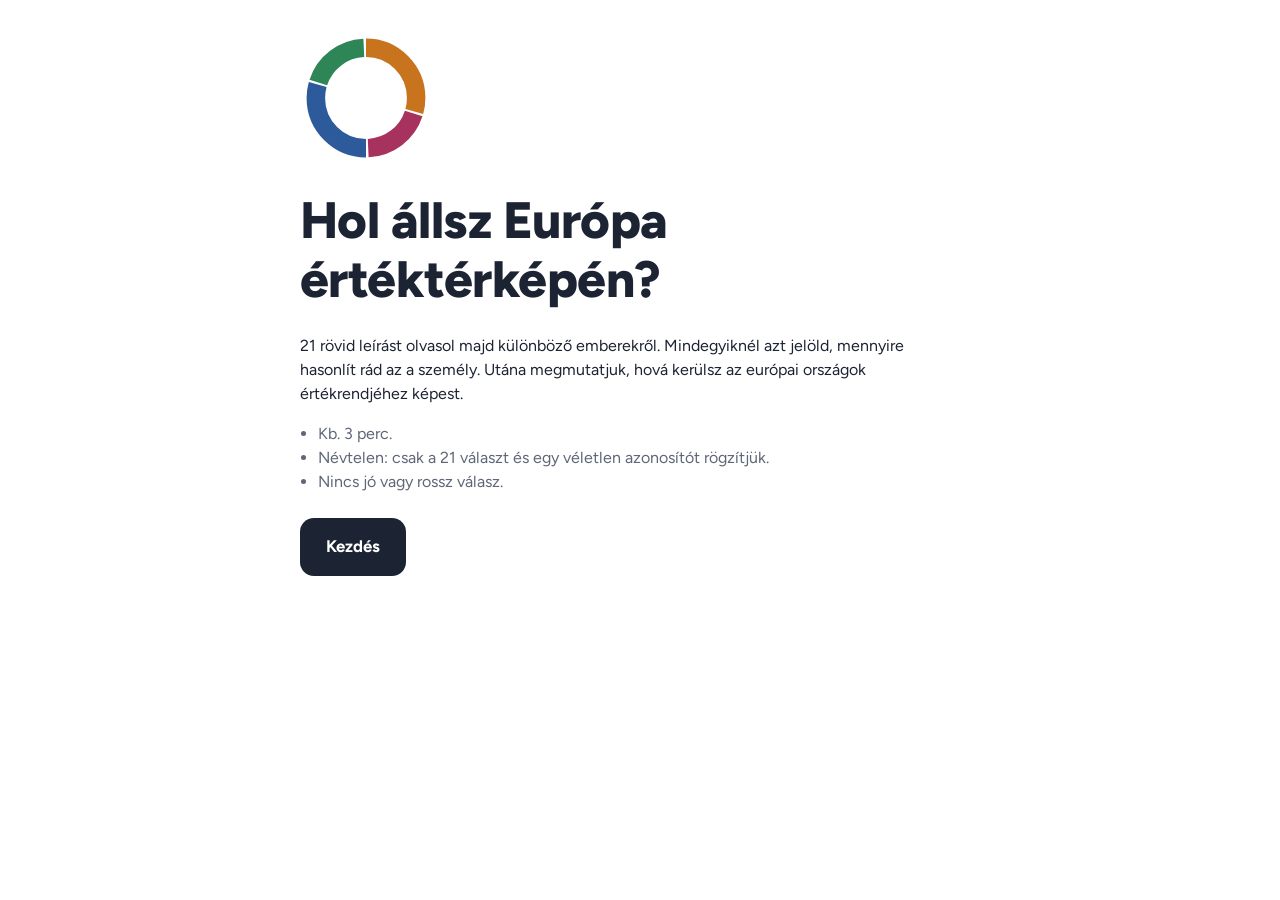
<file: index.html>
<!doctype html>
<html lang="hu">
<head>
<meta charset="utf-8">
<meta name="viewport" content="width=device-width, initial-scale=1">
<title>Hol állsz Európa értéktérképén?</title>
<link rel="preconnect" href="https://fonts.googleapis.com">
<link rel="preconnect" href="https://fonts.gstatic.com" crossorigin>
<link href="https://fonts.googleapis.com/css2?family=Figtree:wght@400;600;700;800&display=swap" rel="stylesheet">
<link rel="icon" href="data:image/svg+xml,%3Csvg xmlns=%22http://www.w3.org/2000/svg%22 viewBox=%220 0 100 100%22%3E%3Ccircle cx=%2250%22 cy=%2250%22 r=%2236%22 fill=%22none%22 stroke=%22%23c97a1e%22 stroke-width=%2216%22/%3E%3C/svg%3E">
<link rel="stylesheet" href="assets/app.css?v=4">
</head>
<body>
<div id="demo" class="demo-banner" hidden>Demó országadatok (ESS-részminta) – a végleges becsléshez lásd a README-t.</div>

<main class="wrap">
  <!-- 1. Kezdés -->
  <section id="intro" class="intro">
    <svg class="intro-wheel" viewBox="0 0 100 100" aria-hidden="true">
      <circle cx="50" cy="50" r="38" fill="none" stroke="var(--open)" stroke-width="14" stroke-dasharray="70 169" transform="rotate(-90 50 50)"/>
      <circle cx="50" cy="50" r="38" fill="none" stroke="var(--enh)" stroke-width="14" stroke-dasharray="46 193" transform="rotate(18 50 50)"/>
      <circle cx="50" cy="50" r="38" fill="none" stroke="var(--cons)" stroke-width="14" stroke-dasharray="70 169" transform="rotate(90 50 50)"/>
      <circle cx="50" cy="50" r="38" fill="none" stroke="var(--trans)" stroke-width="14" stroke-dasharray="46 193" transform="rotate(198 50 50)"/>
    </svg>
    <h1>Hol állsz Európa értéktérképén?</h1>
    <p>21 rövid leírást olvasol majd különböző emberekről. Mindegyiknél azt jelöld, mennyire hasonlít rád az a személy. Utána megmutatjuk, hová kerülsz az európai országok értékrendjéhez képest.</p>
    <ul>
      <li>Kb. 3 perc.</li>
      <li>Névtelen: csak a 21 választ és egy véletlen azonosítót rögzítjük.</li>
      <li>Nincs jó vagy rossz válasz.</li>
    </ul>
    <p style="margin-top:24px"><button class="btn-primary" id="start">Kezdés</button></p>
  </section>

  <!-- 2. Kérdések -->
  <section id="quiz" hidden>
    <div class="progress"><div id="bar"></div></div>
    <div class="counter"><span id="count"></span><button class="btn-quiet" id="back">Vissza</button></div>
    <p class="portrait" id="portrait" aria-live="polite"></p>
    <p class="prompt">Mennyire hasonlít rád ez a személy?</p>
    <div class="options" id="options" role="radiogroup" aria-label="Válasz"></div>
  </section>

  <!-- 3. Eredmény -->
  <section id="result" hidden>
    <h2>Itt állsz az európai értéktérben</h2>
    <p class="status" id="status"></p>
    <div class="map-wrap"><svg class="map" id="map" role="img" aria-label="Értéktérkép az országokkal és a te pontoddal"></svg></div>
    <div class="legend"><span class="l-me">Te</span><span class="l-country">Országok átlaga</span><span id="peerLegend" class="l-peer" hidden>Csoporttársak</span></div>

    <h2>Hozzád legközelebb álló országok</h2>
    <div class="near" id="near"></div>

    <h2>Az értékprofilod</h2>
    <div class="bars" id="bars"></div>
    <p class="bars-note" id="barsNote"></p>

    <p style="margin-top:26px"><button class="btn-quiet" id="again">Újrakitöltöm</button></p>

    <details>
      <summary>Hogyan készül a térkép?</summary>
      <p>A válaszaidból a Schwartz-féle tíz alapérték pontszámát számoljuk, mindegyiket a saját 21 válaszod átlagához viszonyítva (centrírozás). Így az számít, mi fontosabb neked a többihez képest, nem az, hogy általában magasra vagy alacsonyra pontozol.</p>
      <p>Az országok pontjai az Európai Társadalomkutatás (ESS) válaszadóinak ugyanígy számolt országos átlagai. A térkép klasszikus többdimenziós skálázással (MDS) készült az országok tízdimenziós profiljaiból; a te pontodat ugyanebbe a térbe vetítjük. A színes vonalak azt mutatják, merre nő az adott érték.</p>
      <p>Az egyének közötti különbségek jóval nagyobbak, mint az országátlagok közöttiek, ezért természetes, ha messze kerülsz az országok felhőjétől. A legközelebbi országokat mind a tíz érték alapján számoljuk.</p>
      <p id="source"></p>
    </details>
  </section>
</main>

<script src="data/countries.js?v=4"></script>
<script src="assets/config.js?v=4"></script>
<script src="assets/schwartz.js?v=4"></script>
<script src="assets/api.js?v=4"></script>
<script>
(function () {
  'use strict';
  var S = window.Schwartz, API = window.SchwartzAPI, CFG = window.SCHWARTZ_CONFIG || {};
  var DATA = window.COUNTRY_DATA;
  var space = S.buildSpace(DATA);
  var answers = new Array(21).fill(null);
  var idx = 0;
  var $ = function (id) { return document.getElementById(id); };

  if (DATA.meta && DATA.meta.demo) $('demo').hidden = false;
  $('source').textContent = 'Adatforrás: ' + DATA.meta.source + '. ' + DATA.meta.sample;

  function show(id) {
    ['intro', 'quiz', 'result'].forEach(function (s) { $(s).hidden = s !== id; });
    window.scrollTo(0, 0);
  }

  function renderItem() {
    var it = S.ITEMS[idx];
    $('portrait').textContent = it.text;
    $('count').textContent = (idx + 1) + ' / 21';
    $('bar').style.width = (idx / 21 * 100) + '%';
    $('back').style.visibility = idx === 0 ? 'hidden' : 'visible';
    var box = $('options'); box.innerHTML = '';
    S.SCALE.forEach(function (label, k) {
      var b = document.createElement('button');
      b.className = 'opt' + (answers[idx] === k + 1 ? ' selected' : '');
      b.setAttribute('role', 'radio');
      b.setAttribute('aria-checked', answers[idx] === k + 1 ? 'true' : 'false');
      b.innerHTML = '<span class="dot"></span><span></span>';
      b.lastChild.textContent = label;
      b.addEventListener('click', function () { choose(k + 1, b); });
      box.appendChild(b);
    });
  }

  var busy = false;
  function choose(val, btn) {
    if (busy) return;
    busy = true;
    answers[idx] = val;
    Array.prototype.forEach.call($('options').children, function (c) { c.classList.remove('selected'); c.setAttribute('aria-checked', 'false'); });
    btn.classList.add('selected'); btn.setAttribute('aria-checked', 'true');
    setTimeout(function () {
      busy = false;
      if (idx < 20) { idx++; renderItem(); } else { finish(); }
    }, 200);
  }

  $('start').addEventListener('click', function () { idx = 0; show('quiz'); renderItem(); });
  $('back').addEventListener('click', function () { if (idx > 0) { idx--; renderItem(); } });
  $('again').addEventListener('click', function () { answers.fill(null); idx = 0; show('quiz'); renderItem(); });

  function finish() {
    $('bar').style.width = '100%';
    var v = S.score(answers);
    var p = space.project(v);
    var me = { x: p[0], y: p[1], kind: 'me' };
    show('result');
    S.drawMap($('map'), space, { points: [me], highlight: CFG.HIGHLIGHT });
    renderNear(v);
    renderBars(v);
    try { localStorage.setItem('schwartz-last', JSON.stringify(answers)); } catch (e) {}

    if (API.enabled()) {
      $('status').className = 'status';
      $('status').textContent = 'Küldés a csoport térképére…';
      API.submit(answers).then(function () {
        $('status').className = 'status ok';
        $('status').textContent = 'Elküldve. A pontod megjelent a közös térképen.';
        return API.list();
      }).then(function (rows) {
        var mine = API.clientId();
        var peers = rows.filter(function (r) { return r.id !== mine; }).map(function (r) {
          var q = space.project(S.score(r.raw)); return { x: q[0], y: q[1], kind: 'peer' };
        });
        if (peers.length) {
          $('peerLegend').hidden = false;
          S.drawMap($('map'), space, { points: peers.concat([me]), highlight: CFG.HIGHLIGHT });
        }
      }).catch(function (err) {
        $('status').className = 'status err';
        $('status').textContent = 'A küldés nem sikerült (' + err.message + '). A saját eredményed ettől még érvényes.';
      });
    } else {
      $('status').textContent = '';
    }
  }

  function renderNear(v) {
    var near = S.nearestCountries(space, v, 3);
    $('near').innerHTML = '';
    near.forEach(function (c, i) {
      var d = document.createElement('div');
      d.innerHTML = '<b></b><small></small>';
      d.firstChild.textContent = c.name;
      d.lastChild.textContent = i === 0 ? 'legközelebb' : (i + 1) + '. legközelebbi';
      $('near').appendChild(d);
    });
  }

  function renderBars(v) {
    var ref = null, refName = '';
    DATA.countries.forEach(function (c) { if (c.code === CFG.HIGHLIGHT) { ref = c.v; refName = c.name; } });
    var lim = 2.5;
    $('bars').innerHTML = '';
    S.VALUES.forEach(function (val, j) {
      var info = S.VALUE_INFO[val], col = S.GROUPS[info.group].color;
      var row = document.createElement('div'); row.className = 'bar-row';
      var lab = document.createElement('span'); lab.textContent = info.name;
      var tr = document.createElement('div'); tr.className = 'bar-track';
      var x = Math.max(-lim, Math.min(lim, v[j]));
      var fill = document.createElement('div'); fill.className = 'fill'; fill.style.background = col;
      var w = Math.abs(x) / lim * 50;
      fill.style.left = (x >= 0 ? 50 : 50 - w) + '%'; fill.style.width = w + '%';
      tr.appendChild(fill);
      var z = document.createElement('div'); z.className = 'zero'; tr.appendChild(z);
      if (ref) {
        var r = document.createElement('div'); r.className = 'ref';
        r.style.left = 'calc(' + (50 + Math.max(-lim, Math.min(lim, ref[j])) / lim * 50) + '% - 1.5px)';
        r.title = refName + ' átlaga';
        tr.appendChild(r);
      }
      row.appendChild(lab); row.appendChild(tr);
      $('bars').appendChild(row);
    });
    $('barsNote').textContent = 'Jobbra: a saját átlagodnál fontosabb, balra: kevésbé fontos.' + (ref ? ' A fekete jel ' + refName + ' átlaga.' : '');
  }
})();
</script>
</body>
</html>
</file>
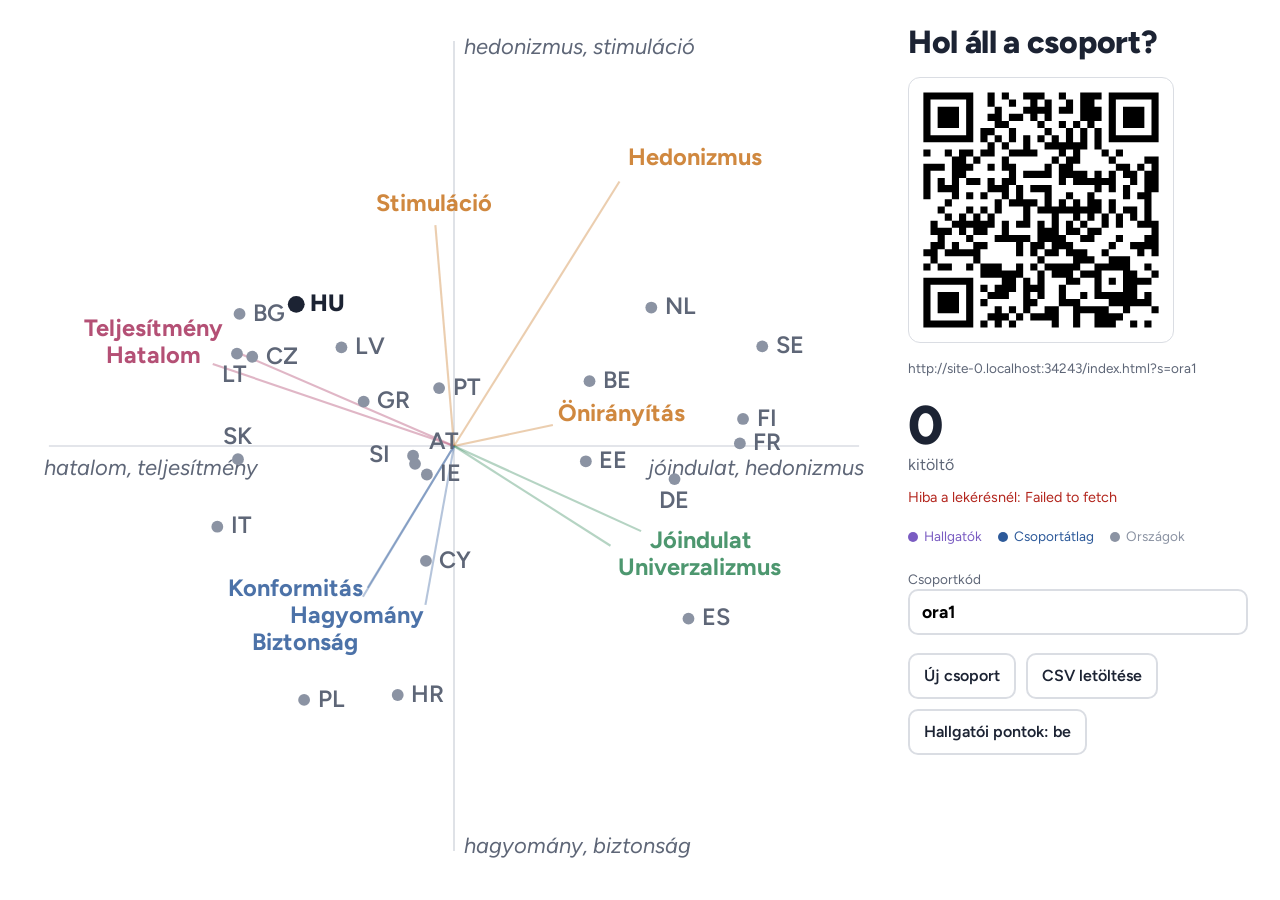
<file: tanar.html>
<!doctype html>
<html lang="hu">
<head>
<meta charset="utf-8">
<meta name="viewport" content="width=device-width, initial-scale=1">
<title>Értéktérkép – kivetítő</title>
<link rel="preconnect" href="https://fonts.googleapis.com">
<link rel="preconnect" href="https://fonts.gstatic.com" crossorigin>
<link href="https://fonts.googleapis.com/css2?family=Figtree:wght@400;600;700;800&display=swap" rel="stylesheet">
<link rel="icon" href="data:image/svg+xml,%3Csvg xmlns=%22http://www.w3.org/2000/svg%22 viewBox=%220 0 100 100%22%3E%3Ccircle cx=%2250%22 cy=%2250%22 r=%2236%22 fill=%22none%22 stroke=%22%23c97a1e%22 stroke-width=%2216%22/%3E%3C/svg%3E">
<link rel="stylesheet" href="assets/app.css?v=4">
<script src="assets/qrcode.js?v=4"></script>
</head>
<body>
<div id="demo" class="demo-banner" hidden>Demó országadatok (ESS-részminta) – a végleges becsléshez lásd a README-t.</div>
<div class="teacher">
  <div class="map-wrap"><svg class="map" id="map" role="img" aria-label="Értéktérkép a csoport pontjaival"></svg></div>

  <aside class="side">
    <h1>Hol áll a csoport?</h1>
    <div class="qr" id="qr"></div>
    <div class="url" id="url"></div>

    <div class="count" id="count">0</div>
    <div class="muted">kitöltő</div>
    <p class="status" id="status" style="margin-top:10px"></p>

    <div class="legend">
      <span class="l-peer">Hallgatók</span>
      <span class="l-mean">Csoportátlag</span>
      <span class="l-country">Országok</span>
    </div>
    <div id="near" class="muted" style="font-size:.95rem"></div>

    <label class="muted" for="session" style="display:block;margin-top:22px;font-size:.85rem">Csoportkód</label>
    <input class="session-input" id="session" autocomplete="off" spellcheck="false">
    <div class="row">
      <button class="btn-outline" id="newSession">Új csoport</button>
      <button class="btn-outline" id="csv">CSV letöltése</button>
      <button class="btn-outline" id="toggle">Hallgatói pontok: be</button>
    </div>
  </aside>
</div>

<script src="data/countries.js?v=4"></script>
<script src="assets/config.js?v=4"></script>
<script src="assets/schwartz.js?v=4"></script>
<script src="assets/api.js?v=4"></script>
<script>
(function () {
  'use strict';
  var S = window.Schwartz, API = window.SchwartzAPI, CFG = window.SCHWARTZ_CONFIG || {};
  var DATA = window.COUNTRY_DATA, space = S.buildSpace(DATA);
  var $ = function (id) { return document.getElementById(id); };
  var rows = [], showPeers = true, timer = null;
  if (DATA.meta && DATA.meta.demo) $('demo').hidden = false;

  var session = API.session();
  $('session').value = session;

  function surveyUrl() {
    var base = location.href.split('?')[0].replace(/tanar\.html$/, '');
    if (!/\/$/.test(base)) base = base.replace(/[^/]*$/, '');
    return base + 'index.html?s=' + encodeURIComponent(session);
  }

  function renderQR() {
    var u = surveyUrl();
    $('qr').innerHTML = '';
    var qr = qrcode(0, 'M'); qr.addData(u); qr.make();
    $('qr').innerHTML = qr.createSvgTag({ cellSize: 6, margin: 2, scalable: true });
    $('url').textContent = u;
  }

  function draw() {
    var pts = [], mean = null;
    var vs = rows.map(function (r) { return S.score(r.raw); });
    if (showPeers) vs.forEach(function (v) { var p = space.project(v); pts.push({ x: p[0], y: p[1], kind: 'peer' }); });
    if (vs.length) {
      mean = S.VALUES.map(function (_, j) { return vs.reduce(function (a, v) { return a + v[j]; }, 0) / vs.length; });
      var pm = space.project(mean);
      pts.push({ x: pm[0], y: pm[1], kind: 'mean', label: 'Csoportátlag' });
      var near = S.nearestCountries(space, mean, 3).map(function (c) { return c.name; });
      $('near').textContent = 'A csoportátlaghoz legközelebb: ' + near.join(', ') + '.';
    } else {
      $('near').textContent = '';
    }
    S.drawMap($('map'), space, { points: pts, highlight: CFG.HIGHLIGHT });
    $('count').textContent = rows.length;
  }

  function refresh() {
    if (!API.enabled()) {
      $('status').className = 'status err';
      $('status').textContent = 'Nincs beállítva háttér (APPS_SCRIPT_URL a config.js-ben), így nem érkeznek pontok.';
      draw(); return;
    }
    API.list(session).then(function (r) {
      rows = r; $('status').className = 'status';
      $('status').textContent = 'Frissítve: ' + new Date().toLocaleTimeString('hu-HU');
      draw();
    }).catch(function (e) {
      $('status').className = 'status err';
      $('status').textContent = 'Hiba a lekérésnél: ' + e.message;
      draw();
    });
  }

  function setSession(s) {
    session = s.replace(/[^A-Za-z0-9_-]/g, '').slice(0, 40) || 'ora1';
    $('session').value = session;
    history.replaceState(null, '', location.pathname + '?s=' + encodeURIComponent(session));
    rows = []; renderQR(); refresh();
  }

  $('session').addEventListener('change', function () { setSession(this.value); });
  $('newSession').addEventListener('click', function () {
    var d = new Date();
    setSession('ora' + (d.getMonth() + 1) + String(d.getDate()).padStart(2, '0') + '-' + Math.random().toString(36).slice(2, 5));
  });
  $('toggle').addEventListener('click', function () {
    showPeers = !showPeers; this.textContent = 'Hallgatói pontok: ' + (showPeers ? 'be' : 'ki'); draw();
  });
  $('csv').addEventListener('click', function () {
    var head = ['azonosito'].concat(S.ITEMS.map(function (i) { return i.id; })).concat(S.VALUES.map(function (v) { return 'c_' + v; })).concat(['dim1', 'dim2']);
    var lines = [head.join(',')];
    rows.forEach(function (r) {
      var v = S.score(r.raw), p = space.project(v);
      lines.push([r.id].concat(r.raw).concat(v.map(function (x) { return x.toFixed(4); })).concat([p[0].toFixed(4), p[1].toFixed(4)]).join(','));
    });
    var blob = new Blob([lines.join('\n')], { type: 'text/csv' });
    var a = document.createElement('a'); a.href = URL.createObjectURL(blob); a.download = 'schwartz_' + session + '.csv'; a.click();
  });

  renderQR(); refresh();
  timer = setInterval(refresh, 5000);
})();
</script>
</body>
</html>
</file>
<file: assets/app.css>
:root {
  --ink: #1C2333;
  --muted: #5E6677;
  --line: #DADDE3;
  --paper: #FFFFFF;
  --wash: #F3F4F7;
  --accent: #2D5A9A;
  --me: #E0472B;
  --peer: #7A5CC2;
  --open: #C8741E; --enh: #A8325E; --cons: #2D5A9A; --trans: #2E8556;
  --radius-btn: 14px;
  font-family: "Figtree", system-ui, -apple-system, "Segoe UI", Roboto, sans-serif;
  color: var(--ink);
  background: var(--paper);
  -webkit-text-size-adjust: 100%;
}
* { box-sizing: border-box; }
body { margin: 0; line-height: 1.5; }
h1, h2, h3 { line-height: 1.15; margin: 0 0 .5em; font-weight: 800; letter-spacing: -0.01em; }
h1 { font-size: clamp(2rem, 6vw, 3.2rem); }
h2 { font-size: 1.35rem; }
p { margin: 0 0 1em; max-width: 62ch; }
.muted { color: var(--muted); }
button { font: inherit; color: inherit; cursor: pointer; }
:focus-visible { outline: 3px solid var(--accent); outline-offset: 2px; }

.wrap { max-width: 720px; margin: 0 auto; padding: 24px 20px 48px; }

.btn-primary {
  background: var(--ink); color: #fff; border: 0; border-radius: var(--radius-btn);
  padding: 16px 26px; font-weight: 700; font-size: 1.05rem;
}
.btn-quiet { background: none; border: 0; color: var(--muted); padding: 8px 0; text-decoration: underline; text-underline-offset: 3px; }

.demo-banner {
  background: #FFF4D6; color: #6B4E00; font-size: .85rem; padding: 8px 20px; text-align: center;
}

/* ---- Kezdőképernyő ---- */
.intro-wheel { width: 132px; height: 132px; margin: 8px 0 20px; }
.intro ul { padding-left: 1.1em; color: var(--muted); max-width: 60ch; }

/* ---- Kérdőív ---- */
.progress { height: 6px; background: var(--wash); border-radius: 3px; overflow: hidden; margin-bottom: 10px; }
.progress > div { height: 100%; background: var(--ink); width: 0; transition: width .25s ease; }
.counter { font-size: .9rem; color: var(--muted); margin-bottom: 28px; display: flex; justify-content: space-between; }
.portrait { font-size: clamp(1.25rem, 4.6vw, 1.6rem); font-weight: 600; line-height: 1.35; margin-bottom: 10px; min-height: 5.4em; }
.prompt { color: var(--muted); margin-bottom: 18px; }
.options { display: grid; gap: 10px; }
.opt {
  display: flex; align-items: center; gap: 14px; width: 100%; text-align: left;
  background: var(--paper); border: 2px solid var(--line); border-radius: var(--radius-btn);
  padding: 14px 16px; font-size: 1.02rem; transition: border-color .12s, background .12s;
}
.opt .dot { flex: none; width: 22px; height: 22px; border-radius: 50%; border: 2px solid var(--line); }
.opt:hover { border-color: #AEB4C0; }
.opt.selected { border-color: var(--ink); background: var(--wash); }
.opt.selected .dot { border-color: var(--ink); background: var(--ink); box-shadow: inset 0 0 0 4px var(--wash); }

/* ---- Eredmény ---- */
.map-wrap { position: relative; margin: 8px -8px 0; }
svg.map { width: 100%; height: auto; display: block; }
svg.map .axis { stroke: var(--line); stroke-width: 2; }
svg.map .axis-end { fill: var(--muted); font-size: 26px; font-style: italic; }
svg.map .arrow { stroke-width: 2.5; opacity: .35; }
svg.map .arrow-label { font-size: 28px; font-weight: 700; opacity: .85; }
svg.map .country { fill: #8B93A3; }
svg.map .country.hl { fill: var(--ink); }
svg.map .leader { stroke: #8B93A3; stroke-width: 1.5; opacity: .7; }
svg.map .country-label { font-size: 28px; fill: #5E6677; font-weight: 600; }
svg.map .country-label.hl { fill: var(--ink); font-weight: 800; }
svg.map .peer { fill: var(--peer); opacity: .5; }
svg.map .peer.out, svg.map .me.out { fill: #fff; stroke-width: 4; }
svg.map .peer.out { stroke: var(--peer); }
svg.map .mean { fill: var(--accent); stroke: #fff; stroke-width: 3; }
svg.map .mean-label { font-size: 24px; font-weight: 800; fill: var(--accent); }
svg.map .me { fill: var(--me); stroke: #fff; stroke-width: 3; }
svg.map .me.out { stroke: var(--me); }
svg.map .me-halo { fill: var(--me); opacity: .18; }
svg.map .me-label { font-size: 30px; font-weight: 800; fill: var(--me); }

.legend { display: flex; flex-wrap: wrap; gap: 6px 16px; font-size: .85rem; color: var(--muted); margin: 6px 0 22px; }
.legend span::before { content: ""; display: inline-block; width: 10px; height: 10px; border-radius: 50%; margin-right: 6px; vertical-align: -1px; background: currentColor; }
.legend .l-me { color: var(--me); } .legend .l-country { color: #8B93A3; } .legend .l-peer { color: var(--peer); } .legend .l-mean { color: var(--accent); }

.near { display: grid; grid-template-columns: repeat(3, 1fr); gap: 10px; margin: 6px 0 28px; }
.near div { background: var(--wash); border-radius: 12px; padding: 12px; }
.near b { display: block; font-size: 1.05rem; }
.near small { color: var(--muted); }

.bars { display: grid; gap: 8px; margin: 10px 0 8px; }
.bar-row { display: grid; grid-template-columns: 7.4em 1fr; align-items: center; gap: 10px; font-size: .92rem; }
.bar-track { position: relative; height: 18px; background: var(--wash); border-radius: 4px; }
.bar-track .zero { position: absolute; left: 50%; top: -3px; bottom: -3px; width: 1px; background: #AEB4C0; }
.bar-track .fill { position: absolute; top: 3px; bottom: 3px; border-radius: 3px; }
.bar-track .ref { position: absolute; top: -4px; bottom: -4px; width: 3px; background: var(--ink); border-radius: 2px; }
.bars-note { font-size: .82rem; color: var(--muted); }

.status { font-size: .9rem; color: var(--muted); margin: 0 0 18px; }
.status.ok { color: #2E8556; } .status.err { color: #B3261E; }

details { margin-top: 30px; color: var(--muted); font-size: .9rem; }
details summary { cursor: pointer; font-weight: 600; color: var(--ink); }

/* ---- Tanári nézet ---- */
.teacher { display: grid; grid-template-columns: minmax(0, 1fr) 340px; gap: 32px; padding: 24px 32px; min-height: 100vh; align-items: start; }
.teacher .map-wrap { margin: 0; }
.teacher svg.map { max-height: calc(100vh - 48px); }
.side h1 { font-size: 2rem; }
.qr { background: #fff; padding: 12px; border: 1px solid var(--line); border-radius: 12px; display: inline-block; }
.qr svg { display: block; width: 240px; height: 240px; }
.url { font-size: .85rem; word-break: break-all; color: var(--muted); margin: 8px 0 20px; }
.count { font-size: 3.4rem; font-weight: 800; line-height: 1; }
.side .row { display: flex; gap: 10px; flex-wrap: wrap; margin-top: 18px; }
.btn-outline { background: #fff; border: 2px solid var(--line); border-radius: 10px; padding: 9px 14px; font-weight: 600; }
.session-input { font: inherit; font-weight: 700; font-size: 1.1rem; border: 2px solid var(--line); border-radius: 10px; padding: 8px 12px; width: 100%; }
@media (max-width: 900px) { .teacher { grid-template-columns: 1fr; padding: 16px; } }
@media (prefers-reduced-motion: reduce) { * { transition: none !important; } }
</file>
